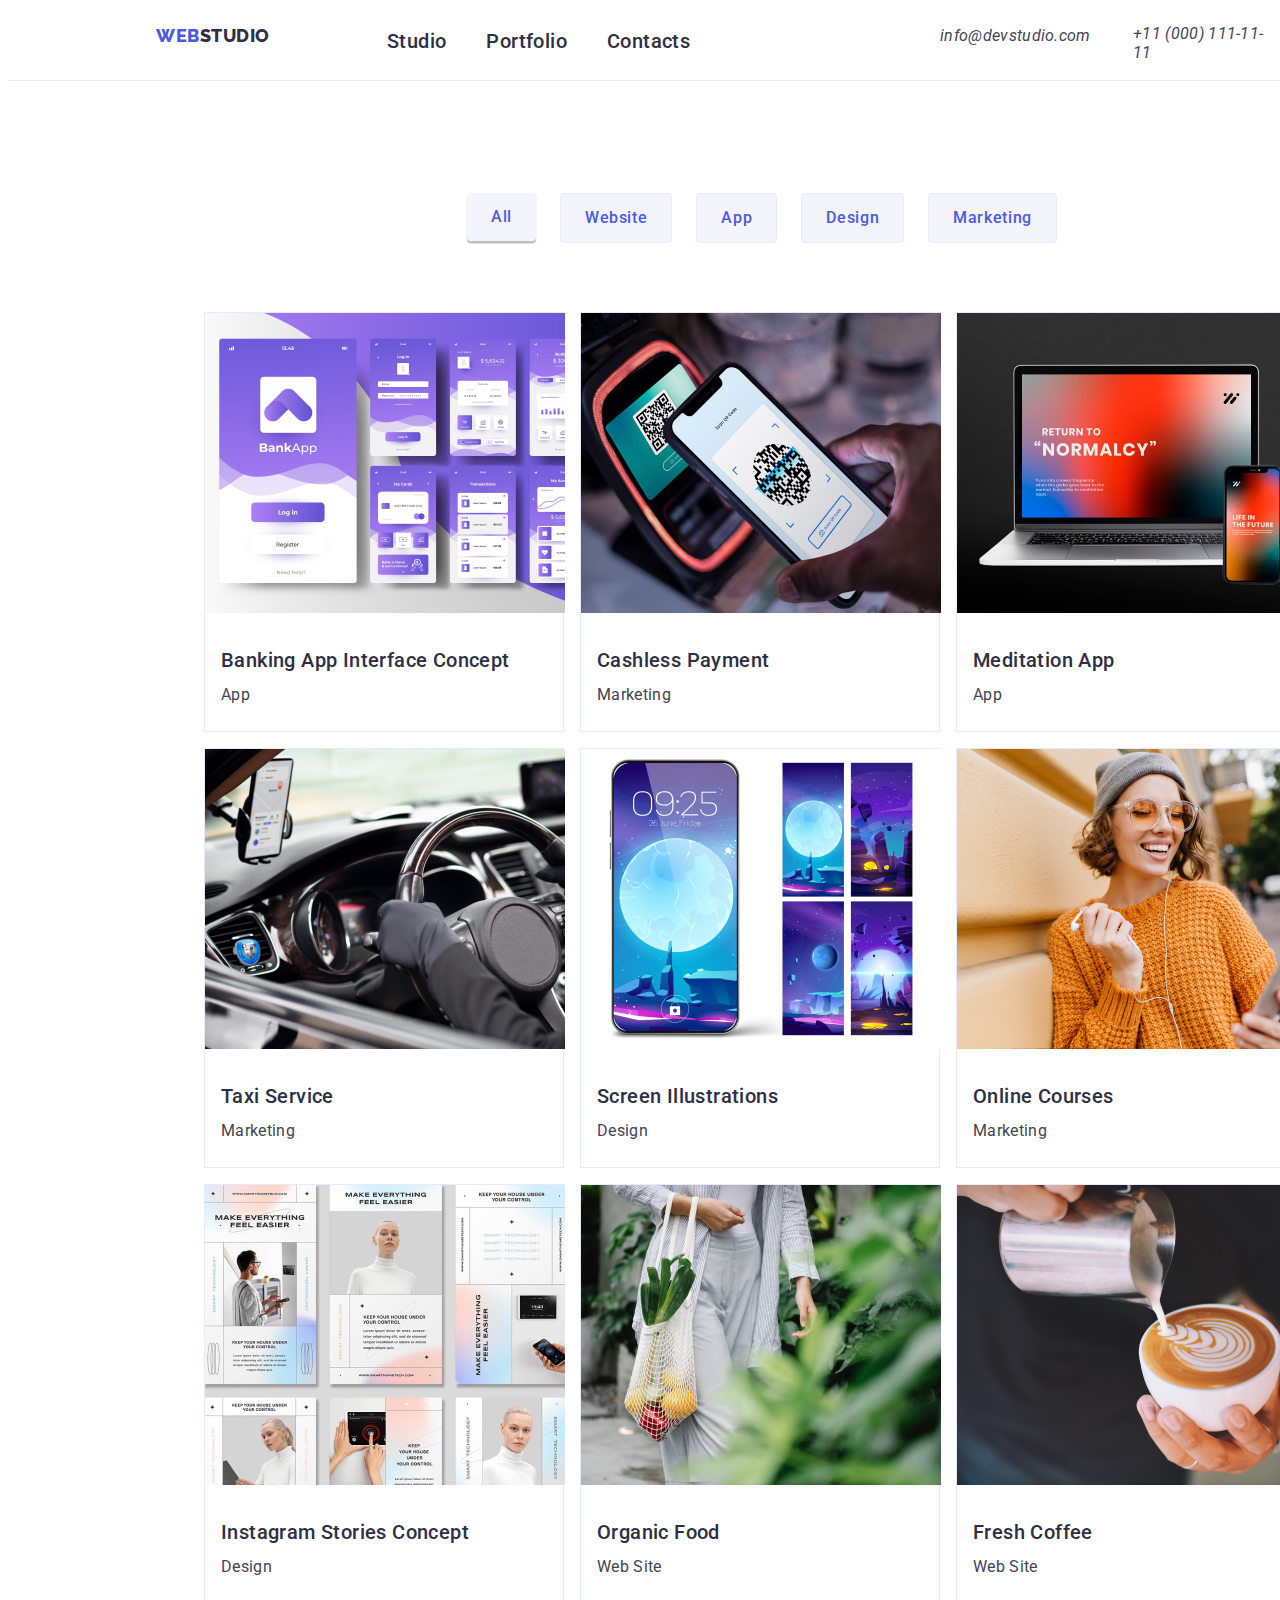
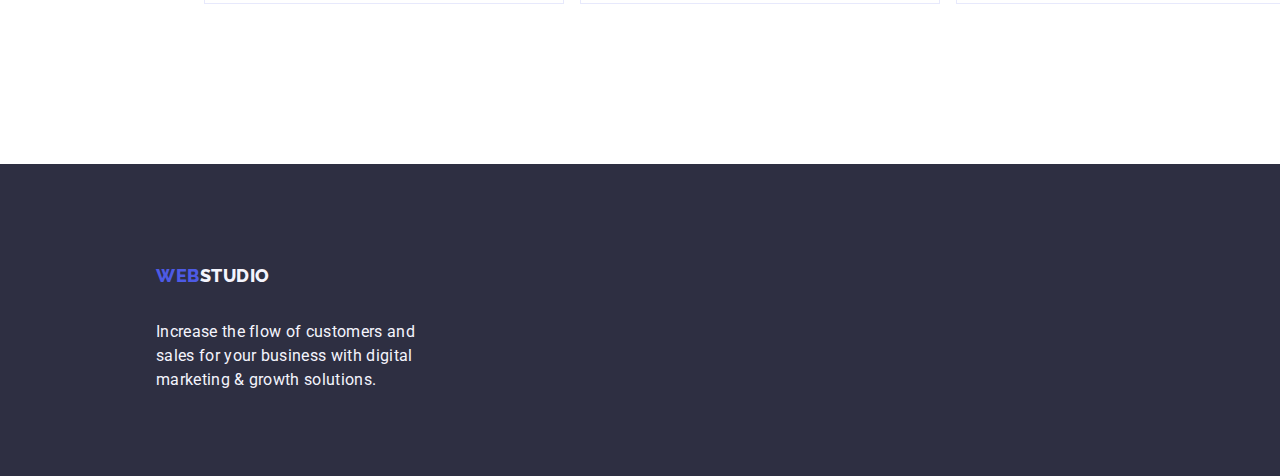
<file: portfolio.html>
<!DOCTYPE html>
<html lang="en">

<head>
    <title>Homework 2</title>
  	<meta charset="utf-8">
  	<meta name="viewport" content="initial-scale=1, width=device-width">
  	<link href="https://fonts.googleapis.com/css2?family=Raleway:wght@800&family=Roboto:wght@400;500;700;900&display=swap" rel="stylesheet"> 	
      <link rel="stylesheet"  href="css/style.css" />
</head>

<body>

    <header>
        <div class="toplinebg"></div>
            <nav>
              <div class="logo">
                <a href="./index.html" class="web">Web <span class="studio-navyblue"> Studio</span></a>
              </div>
              <ul class="menu">
                <li><a href="./index.html" style="text-decoration:none" class="content">Studio </a></li>
                <li><a href="./portfolio.html" class="content">Portfolio</a></li>
                <li><a href="./index.html" class="content">Contacts</a></li>
              </ul>
            </nav>
            <address>
                <a href="tel:+110001111111" class="cont">+11 (000) 111-11-11</a>
                <a href="mailto:info@devstudio.com" class="info">info@devstudio.com</a>
            </address>
    </header>

    <main>

    <section>
        <h2 hidden> Main</h2>
        <ul class="filters">
        <li><button class="all" type="button">All</button></li>
            <li><button class="button"  type="button">Website</button></li>            
            <li><button class="button"  type="button">App</button></li>
            <li><button class="button"  type="button">Design</button></li>
            <li><button class="button"  type="button">Marketing</button></li>
        </ul>    
        <ul class="rows">
        <li class="project-card">
            <img class="img-icon" alt="BankApp" src="images/bankapp.jpg" width="360">
            <div class="card-content">
            <h4 class="img-label">Banking App Interface Concept</h4>
            <p class="img-title">App</p>
            </div>
        </li>
        <li class="project-card">
           <img class="img-icon" alt="QR Code" src="images/cashless.jpg" width="360">
            <div class="card-content">
            <h4 class="img-label">Cashless Payment</h4>
            <p class="img-title">Marketing</p>
            </div>
        </li>
        <li class="project-card">
            <img class="img-icon" alt="Meditation App" src="images/meditation.jpg" width="360">
            <div class="card-content">
            <h4 class="img-label">Meditation App</h4>
            <p class="img-title">App</p>
            </div>
        </li>

        <li class="project-card">
            <img class="img-icon2" alt="Driving" src="images/taxi.jpg" width="360"> 
            <div class="card-content">
            <h4 class="img-label">Taxi Service</h4>
            <p class="img-title">Marketing</p>
            </div>
        </li>
        <li class="project-card">
            <img class="img-icon" alt="Mobile" src="images/screen.jpg" width="360">
            <div class="card-content">
            <h4 class="img-label">Screen Illustrations</h4>
            <p class="img-title">Design</p>
            </div>
        </li>
        <li class="project-card">
            <img class="img-icon" alt="Student" src="images/online.jpg" width="360">
            <div class="card-content">
            <h4 class="img-label">Online Courses</h4>
            <p class="img-title">Marketing</p>
                </div>
        </li>

        <li class="project-card">
            <img class="img-icon2" alt="Instagram Stories" src="images/instagram.jpg" width="360">
            <div class="card-content">
            <h4 class="img-label">Instagram Stories Concept</h4>
            <p class="img-title">Design</p>
            </div>
        </li>
        <li class="project-card">
            <img class="img-icon" alt="Organic Food" src="images/organic.jpg" width="360">
            <div class="card-content">
            <h4 class="img-label">Organic Food</h4>
            <p class="img-title">Web Site</p>
            </div>
        </li>
        <li class="project-card">
            <img class="img-icon" alt="Coffee" src="images/coffee.jpg" width="360">
            <div class="card-content">
            <h4 class="img-label">Fresh Coffee</h4>
            <p class="img-title">Web Site</p>
            </div>
        </li>
    </ul>
</section>
    
</main>

    <footer>
        <div class="darkbg1"></div>
        <div class="text">
            <div class="footer-logo">
                <a href="./index.html" class="web">Web <span class="studio-white"> Studio</span></a>
            </div>
                <p class="increase-the-flow">Increase the flow of customers and sales for your business with digital marketing & growth solutions.</p>
        </div>
    </footer>

</body>
</html>
</file>
<file: css/style.css>
body {
    font-family:Roboto, sans-serif;
    font-size: 16px;
    letter-spacing: 0.02em;
    background-color: #fff;

}

.toplinebg {
    width: 1440px;
    height: 72px;
    border: 0px 0px 1px 0px;
    border-bottom: 1px solid #E7E9FC;
    
}

.logo {
    position: absolute;
    width: 115px;
    height: 24px;
    top: 24px;
    left: 156px;    
    display: flex;
    flex-direction: row;
    align-items: center;
    justify-content: flex-start;
    letter-spacing: 0.03em;
    line-height: 1.3em;
    font-size: 18px;
    font-weight: 800;
    font-family: Raleway;
}

.web {
text-transform: uppercase;
color: #4d5ae5;
text-align: left;
display: flex;
width: 44px;
text-decoration: none;
}

.studio-navyblue {
position: relative;
text-transform: uppercase;
color: #2e2f42;
display: flex;
width: 71px;
text-decoration:none
}

.menu {
    position: absolute;
    width: 261px;
    height: 24px;
    top: 10px;
    left: 347px;
    gap: 40px;
    display: flex;
    flex-direction: row;
    align-items: flex-start;
    justify-content: flex-start;
    list-style-type: none;
}

.content {
    position: relative;
    letter-spacing: 0.02em;
    font-weight: 500;
    font-family: Roboto;
    font-size:20px;
    color: #2E2F42;
    text-decoration: none;
}

.cont {
    position: absolute;
    top: 24px;
    left: 1133px;
    font-family: Roboto;
    font-weight: 400;
    letter-spacing: 0.02em;
    color: #434455;
    text-decoration: none;
}
.info {
    position: absolute;
    top: 24px;
    left: 940px;
    font-family: Roboto;
    font-weight: 400;
    letter-spacing: 0.02em;
    line-height: 1.5em;
    color: #434455;
    text-decoration: none;
}

/* style for index.html */

.heroimage {
    position: absolute;
    top: 72px;
    width: 1440px;
    height: 600px;
    color: #fff;
}

.darkbg {
    position: absolute;
    top: 0px;
    left: 0px;
    background-color: #2e2f42;
    width: 1440px;
    height: 600px;
}

.content,
.title {
    margin:0;
    line-height: 1;
  }
.header1 {
    padding: 188px 412px;
}

.effective-solutions {
    position: absolute;
    font-size: 56px;
    letter-spacing: 0.02em;
    line-height: 60px;
    display: inline-block;
    font-family: Roboto;
    color: #fff;
    text-align: center;
    width: 496px;
    height: 120px;
}

.order-service {
    position: relative;
    letter-spacing: 0.04em;
    line-height: 1.5em;
    font-weight: 500;
    position: absolute;
    padding-top: 48px;
    left: 636px;
    border-radius: 4px;
    background-color: #4d5ae5;
    box-shadow: 0px 4px 4px rgba(0, 0, 0, 0.15);
    display: flex;
    flex-direction: row;
    padding: 16px 32px;
    align-items: flex-start;
    justify-content: flex-start;
    font-weight: 500;
    font-family: Roboto;
    color: #fff;
    text-align: left;
    cursor: pointer;
}

.features {
    position: absolute;
    top: 792px;
    left: 156px;
    width: 1128px;
    height: 104px;
    font-size: 20px;
    display: flex;
    justify-content: center;
}

.container {
    display: flex;
    list-style: none;
  }

.feature {
    list-style-type: none;
    margin: 0 10px;
    
}

.section1-text {
    letter-spacing: 0.02em;
    line-height:1.5em;
    font-family: Roboto;
    font-weight: 500;
    font-size: 20px;
    color:#2E2F42;
}

.section1-content{
    font-size: 16px;
    letter-spacing: 0.02em;
    line-height:1.5em;
    font-family: Roboto;
    font-weight: 400;
    font-size: 16px;
    color: #434455;
}

.what-are-we-doing {
    position: absolute;
    top: 1016px;
    left: 156px;
    width: 1128px;
    height: 412px;
    display: flex;
    justify-content: center;
}

.header2 {
  position: absolute;
  font-size: 36px;
  letter-spacing: 0.02em;
  line-height: 2.5em;
  font-family: Roboto;
  font-weight: 700;
  font-size: 36px;
  color: #2e2f42;
  text-align: center;
}

.image{
    position: relative;
    top: 112px;
    margin: 0 10px;
}


.img {
    width: 360px;
    height: 300px;
    object-fit: cover;
}

.our-team {
    position: absolute;
    top: 1548px;
    left: 0px;
    width: 1440px;
    height: 732px;
    display: flex;
    justify-content: center;
}

.lightbg {
    position: absolute;
    background-color: #f4f4fd;
    width: 1440px;
    height: 732px;
}

.header3 {
    position: absolute;
    top: 120px;
    left: 639px;
  font-family: Roboto;
  font-size: 700;
    font-size: 36px;
    letter-spacing: 0.02em;
    line-height: 2.5em;
  color:#2E2F42;
}

.teamcard {
    position: relative;
    top: 232px;
    height: 380px;
    border-radius: 0px 0px 4px 4px;
    background-color: #fff;
    box-shadow: 0px 1px 6px rgba(46, 47, 66, 0.08), 0px 1px 1px rgba(46, 47, 66, 0.16), 0px 2px 1px rgba(46, 47, 66, 0.08);
    padding: 0px 0px 32px;
    margin: 0 10px;
}

.imgicon {
    position: relative;
    width: 264px;
    height: 260px;
    object-fit: cover;
    mix-blend-mode: normal;
}

.cardcontent {
    width: 232px;
    display: flex;
    flex-direction: column;
    align-items: center;
    justify-content: center;
    gap: 8px;
    margin: 0 10px;
}

.content {
    letter-spacing: 0.02em;
    line-height: 1.5em;
    font-weight: 500;
    font-size: 20px;
  font-family: Roboto;
  color: #2e2f42;
}


.title {
    font-size: 16px;
    letter-spacing: 0.02em;
    line-height: 1.5em;
    color: #434455;
}

.tralingicons {
    display: none;
    flex-direction: row;
    align-items: center;
    justify-content: center;
    gap: 24px;
}

.ellipseicon {
    position: relative;
    width: 40px;
    height: 40px;
}


/* style for interactive elements */
.content:hover,
.content:focus,
.cont:hover,
.cont:focus,
.info:hover,
.info:focus {
    color: #4d5ae5;
}

.all:hover,
.all:focus,
.button:hover,
.button:focus {
background-color: #404bbf;
color:#FFF;
}
.order-service:hover,
.order-service:focus {
    background-color:#404bbf;
}


/* style for portfolio.html*/

.filters {
    position: absolute;
    left: 427px;
    display: flex;
    flex-direction: row;
    align-items: flex-start;
    justify-content: flex-start;
    gap: 24px;
    list-style-type: none;
    padding-top: 96px;
    padding-bottom: 72px;
}

.all {
    position: relative;
    letter-spacing: 0.04em;
    line-height: 1.5em;
    font-weight: 500;
    position: relative;
    border-radius: 4px;
    background-color: #f4f4fd;
    border: 1px solid #e7e9fc;
    box-shadow: 0px 3px 1px rgba(0, 0, 0, 0.1), 0px 2px 1px rgba(0, 0, 0, 0.08), 0px 2px 2px rgba(0, 0, 0, 0.12);
    width: 100%;
    display: flex;
    flex-direction: row;
    padding: 12px 24px;
    box-sizing: border-box;
    align-items: flex-start;
    justify-content: flex-start;
    text-align: center;
    font-size: 16px;
    color: #4d5ae5;
    font-family: Roboto;
    border:none;
    cursor: pointer;
}

.button {
    position: relative;
    letter-spacing: 0.04em;
    line-height: 1.5em;
    font-weight: 500;
    border-radius: 4px;
    background-color: #f4f4fd;
    border: 1px solid #e7e9fc;
    font-size: 16px;
    color: #4d5ae5;
    font-family: Roboto;
    display: flex;
    flex-direction: row;
    padding: 12px 24px;
    align-items: center;
    justify-content: center;
    cursor: pointer;
}

.img-label,
.img-title {
    margin:0;
	line-height: 1;
}


.rows {
    position: absolute;
    left: 156px;
    width: 1128px;
    height: 420px;
    top:288px;
    list-style-type: none;
    border: 1px;
    display: flex;
    flex-wrap: wrap;
    list-style: none;
}
.project-card {
    position: relative;
    background-color: #fff;
    border: 1px solid #e7e9fc;
    box-sizing: border-box;
    width: 360px;
    height: 420px;
    list-style-type: none;
    flex-grow: 1;
    margin: 8px;
    padding: 72px 156px 120px
}
.img-icon {
    position: absolute;
    top: 0px;
    left: 0px;
    width: 360px;
    height: 300px;
    object-fit: cover;
    mix-blend-mode: normal;
}
.card-content {
    position: absolute;
    top: 332px;
    left: 0px;
    width: 360px;
    display: flex;
    flex-direction: column;
    padding: 0px 16px;
    box-sizing: border-box;
    gap: 8px;
}
.img-label {
    position: relative;
    letter-spacing: 0.02em;
    line-height: 1.5em;
    font-weight: 500;
    font-size: 20px;
    font-family: Roboto;
    color: #2E2F42;
}

.img-title {
    position: relative;
    font-size: 16px;
    letter-spacing: 0.02em;
    line-height: 1.5em;
    font-weight: 400;
    font-size: 16px;
    font-family: Roboto;
    color: #434455;
}

.img-icon2 {
    position: absolute;
    top: 0px;
    left: 0px;
    height: 300px;
    object-fit: cover;
}

/* indext footer height style */
.footer-darkbg {
    position: absolute;
    top: 2280px;;
    left: 0px;
    background-color: #2e2f42;
    width: 1440px;
    height: 312px;
}

.footer-text {
    position: absolute;
    top: 2380px;
    left: 156px;
    width: 264px;
    height: 112px;
}

.darkbg1 {
    position: absolute;
    top: 1764px;
    left: 0px;
    background-color: #2e2f42;
    width: 1440px;
    height: 312px;
}

.text {
    position: absolute;
    top: 1864px;
    left: 156px;
    width: 264px;
    height: 112px;
    font-size: 16px;
}

.studio-white {  
    position: relative;
    text-transform: uppercase;
    color: #f4f4fd;
    display: flex;
    width: 71px;
    text-decoration:none
}

.increase-the-flow {
    position: absolute;
    top: 40px;
    font-family: Roboto;
    font-size: 16px;
    font-weight: 400;
    letter-spacing: 0.02em;
    line-height: 1.5em;
    display: inline-block;
    width: 264px;
    color: #f4f4fd;
}

.footer-logo {
    position: absolute;
    height: 24px;
    display: flex;
    flex-direction: row;
    align-items: center;
    justify-content: flex-start;
    letter-spacing: 0.03em;
    line-height: 1.3em;
    font-size: 18px;
    font-weight: 800;
    font-family: Raleway;
}
</file>
